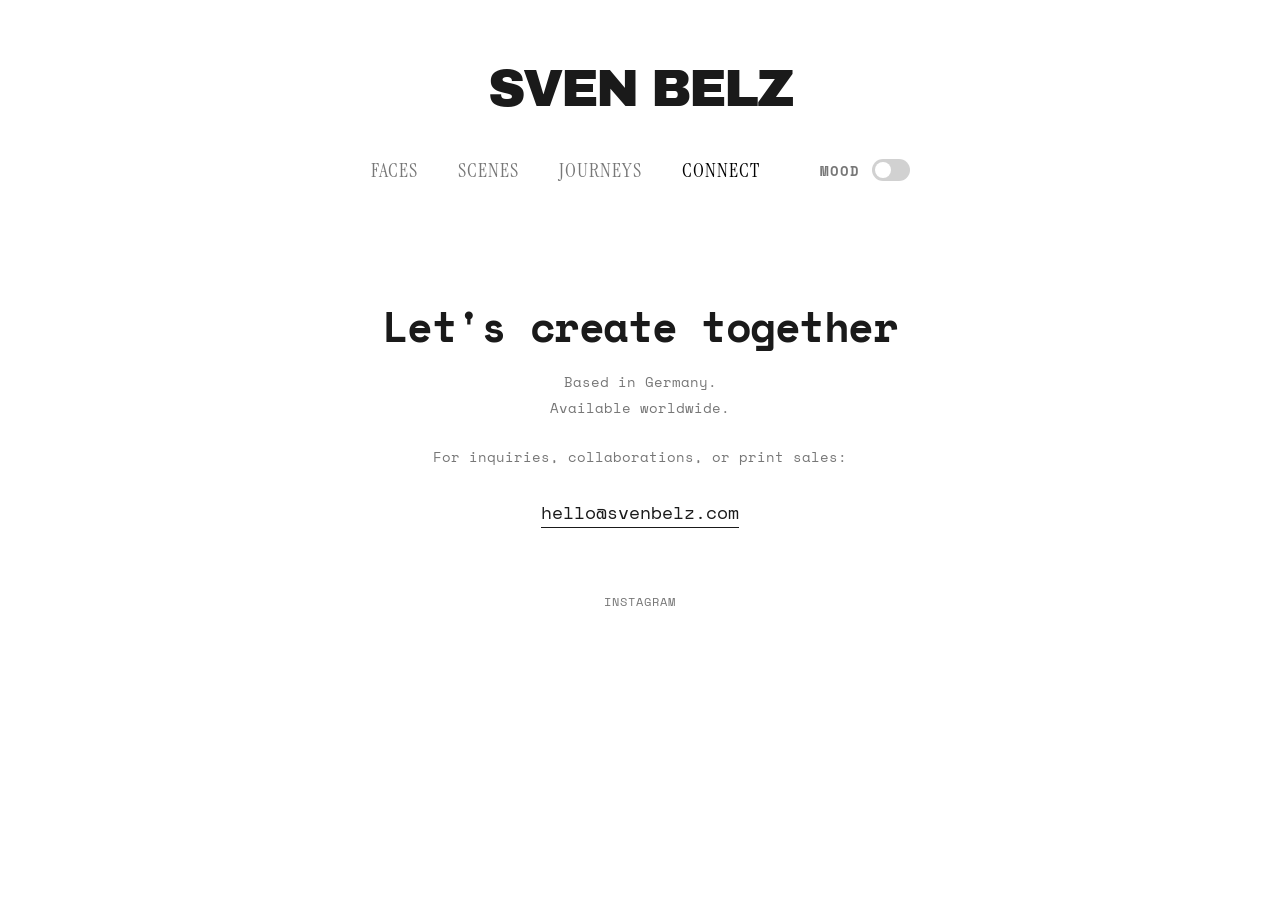
<file: connect.html>
<!DOCTYPE html>
<html lang="en">
<head>
    <meta charset="UTF-8">
    <meta name="viewport" content="width=device-width, initial-scale=1.0">
    <title>Sven Belz | Contact</title>
    <link rel="preconnect" href="https://fonts.googleapis.com">
    <link rel="preconnect" href="https://fonts.gstatic.com" crossorigin>
    <link href="https://fonts.googleapis.com/css2?family=Space+Mono:ital,wght@0,400;0,700;1,400;1,700&amp;family=Archivo+Black&amp;display=swap" rel="stylesheet">
    <link rel="stylesheet" href="assets/css/style.css">
    <script>
        const savedTheme = localStorage.getItem('theme');
        if (savedTheme) {
            document.documentElement.setAttribute('data-theme', savedTheme);
        }
    </script>
</head>
<body>
    <header class="site-header">
        <div class="header-inner">
            <a href="index.html" class="logo">SVEN BELZ</a>
            <button class="mobile-menu-btn" aria-label="Toggle Menu" aria-expanded="false" aria-controls="main-nav">
                <span class="burger-inner">
                    <span class="top-bun"></span>
                    <span class="bottom-bun"></span>
                </span>
            </button>
            <nav class="main-nav" id="main-nav">
                <a href="index.html">FACES</a>
                <a href="scenes.html">SCENES</a>
                <a href="journeys.html">JOURNEYS</a>
                <a href="connect.html" class="active">CONNECT</a>
            
                <div class="mood-toggle-wrapper">
                                <span class="mood-label">Mood</span>
                                <label class="switch">
                                    <input type="checkbox" id="theme-toggle-checkbox">
                                    <span class="slider"></span>
                                </label>
                            </div>
            </nav>
        </div>
    </header>

    <main class="contact-container">
        <div class="contact-content">
            <h2>Let's create together</h2>
            <p>Based in Germany.<br>Available worldwide.</p>
            <br>
            <p>For inquiries, collaborations, or print sales:</p>
            <a href="mailto:hello@svenbelz.com" class="email-link">hello@svenbelz.com</a>
            
            <div class="social-links">
                <a href="https://www.instagram.com/" target="_blank" rel="noopener noreferrer">Instagram</a>
            </div>
        </div>
    </main>

    <script src="assets/js/theme.js"></script>
</body>
</html>
</file>
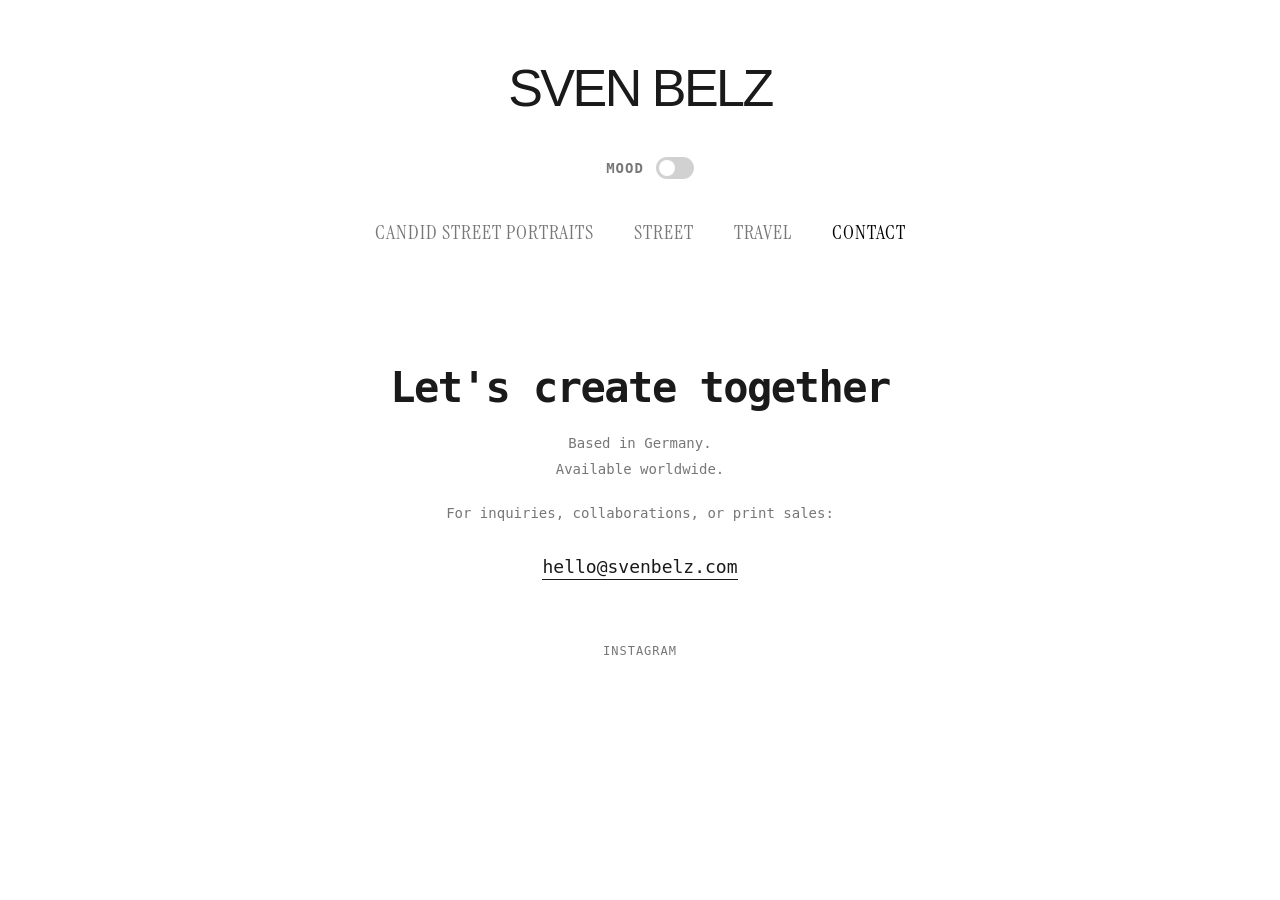
<file: contact.html>
<!DOCTYPE html>
<html lang="en">
<head>
    <meta charset="UTF-8">
    <meta name="viewport" content="width=device-width, initial-scale=1.0">
    <title>Sven Belz | Contact</title>
    <link rel="preconnect" href="https://fonts.googleapis.com">
    <link rel="preconnect" href="https://fonts.gstatic.com" crossorigin>
    <link href="https://fonts.googleapis.com/css2?family=Rubik:wght@300;400;500;700;800;900&display=swap" rel="stylesheet">
    <link rel="stylesheet" href="assets/css/style.css">
    <script>
        const savedTheme = localStorage.getItem('theme');
        if (savedTheme) {
            document.documentElement.setAttribute('data-theme', savedTheme);
        }
    </script>
</head>
<body>
    <header class="site-header">
        <div class="header-inner">
            <a href="index.html" class="logo">SVEN BELZ</a>
            <div class="mood-toggle-wrapper">
                <span class="mood-label">Mood</span>
                <label class="switch">
                    <input type="checkbox" id="theme-toggle-checkbox">
                    <span class="slider"></span>
                </label>
            </div>
            <nav class="main-nav">
                <a href="index.html">CANDID STREET PORTRAITS</a>
                <a href="street.html">STREET</a>
                <a href="travel.html">TRAVEL</a>
                <a href="contact.html" class="active">CONTACT</a>
            </nav>
        </div>
    </header>

    <main class="contact-container">
        <div class="contact-content">
            <h2>Let's create together</h2>
            <p>Based in Germany.<br>Available worldwide.</p>
            <br>
            <p>For inquiries, collaborations, or print sales:</p>
            <a href="mailto:hello@svenbelz.com" class="email-link">hello@svenbelz.com</a>
            
            <div class="social-links">
                <a href="#" target="_blank">Instagram</a>
            </div>
        </div>
    </main>

    <script src="assets/js/theme.js"></script>
</body>
</html>
</file>
<file: assets/css/style.css>
@import url('https://fonts.googleapis.com/css2?family=Instrument+Serif:ital@0;1&display=swap');

:root {
    /* Light theme defaults (similar to user browser preference default if not set) */
    --bg-color: #ffffff;
    --text-color: #1a1a1a;
    --nav-color: #777777;
    --nav-hover: #000000;
    --grid-gap: 3px;
    --header-padding: 60px 20px;
    
    /* Typography */
    --font-primary: 'Space Mono', monospace;
    --font-display: 'Archivo Black', sans-serif;
}

[data-theme="dark"] {
    --bg-color: #121212;
    --text-color: #e0e0e0;
    --nav-color: #888888;
    --nav-hover: #ffffff;
}

/* Fallback: if no data-theme is set on root, use prefers-color-scheme */
@media (prefers-color-scheme: dark) {
    :root:not([data-theme="light"]) {
        --bg-color: #121212;
        --text-color: #e0e0e0;
        --nav-color: #888888;
        --nav-hover: #ffffff;
    }
}

* { 
    margin: 0; 
    padding: 0; 
    box-sizing: border-box; 
}

html, body {
    background-color: var(--bg-color);
}
body {
    color: var(--text-color);
    font-family: var(--font-primary);
    transition: background-color 0.4s ease, color 0.4s ease;
    -webkit-font-smoothing: antialiased;
    -moz-osx-font-smoothing: grayscale;
}

a { 
    text-decoration: none; 
    color: inherit; 
}

/* HEADER & NAVIGATION */
.site-header {
    background-color: var(--bg-color);
    padding: var(--header-padding);
    transition: background-color 0.4s ease;
}

.header-inner {
    max-width: 1200px;
    margin: 0 auto;
    display: flex;
    flex-direction: column;
    align-items: center;
    position: relative;
    gap: 40px;
}

.logo {
    font-family: var(--font-display);
    font-size: 52px;
    font-weight: 400;
    letter-spacing: -2.5px;
    line-height: 1.1;
    text-transform: uppercase;
}

.main-nav {
    display: flex;
    gap: 40px;
    flex-wrap: wrap;
    justify-content: center;
    align-items: center;
}

.main-nav a {
    font-family: 'Instrument Serif', serif;
    font-size: 20px;
    letter-spacing: 1px;
    color: var(--nav-color);
    text-transform: uppercase;
    font-weight: 400;
    transition: color 0.3s ease;
    position: relative;
}

.main-nav a:hover, .main-nav a.active {
    color: var(--nav-hover);
}



/* MOOD TOGGLE */
.mood-toggle-wrapper {
    display: flex;
    align-items: center;
    gap: 12px;
    margin-left: 20px;
}

.mood-label {
    font-size: 14px;
    letter-spacing: 1px;
    text-transform: uppercase;
    font-weight: 700;
    color: var(--nav-color);
}

.switch {
    position: relative;
    border: none;
    outline: none;
    display: inline-block;
    width: 38px;
    height: 22px;
}

.switch input { 
    opacity: 0;
    width: 0;
    height: 0;
}

.slider {
    position: absolute;
    cursor: pointer;
    top: 0;
    left: 0;
    right: 0;
    bottom: 0;
    background-color: #d1d1d1;
    transition: .4s;
    border-radius: 22px;
}

[data-theme="dark"] .slider {
    background-color: #555;
}

.slider:before {
    position: absolute;
    content: "";
    height: 16px;
    width: 16px;
    left: 3px;
    bottom: 3px;
    background-color: white;
    transition: .4s;
    border-radius: 50%;
}

input:checked + .slider {
    background-color: #333;
}

[data-theme="dark"] input:checked + .slider {
    background-color: #e0e0e0;
}

[data-theme="dark"] .slider:before {
    background-color: #121212;
}

input:checked + .slider:before {
    transform: translateX(16px);
}

/* SQUARES-PACE STYLE MASONRY GALLERY */
.gallery-container {
    max-width: 1800px;
    margin: 0 auto;
    padding: 0 2vw 100px;
}

.masonry-gallery {
    column-count: 3;
    column-gap: 2vw;
}

.grid-item {
    break-inside: avoid;
    margin-bottom: 2vw;
    position: relative;
    overflow: hidden;
    background-color: #f9f9f9;
}

[data-theme="dark"] .grid-item {
    background-color: #1a1a1a;
}

.grid-item picture, 
.grid-item img {
    width: 100%;
    display: block;
    height: auto;
}

.grid-item img {
    transition: opacity 0.4s ease, filter 0.4s ease;
}

.grid-item:hover img {
    opacity: 0.9;
    filter: brightness(0.95);
}/* CONTACT PAGE */
.contact-container {
    max-width: 800px;
    margin: 0 auto;
    padding: 60px 20px 100px;
    text-align: center;
}

.contact-content h2 {
    font-size: 42px;
    font-weight: 900;
    margin-bottom: 20px;
    letter-spacing: -1.5px;
    line-height: 1.1;
}

.contact-content p {
    color: var(--nav-color);
    font-size: 14px;
    line-height: 1.8;
}

.email-link {
    display: inline-block;
    margin-top: 30px;
    font-size: 18px;
    font-weight: 500;
    color: var(--text-color);
    border-bottom: 1px solid var(--text-color);
    padding-bottom: 2px;
}

.social-links {
    margin-top: 60px;
}

.social-links a {
    font-size: 12px;
    letter-spacing: 1px;
    text-transform: uppercase;
    color: var(--nav-color);
}
.social-links a:hover {
    color: var(--nav-hover);
}


/* RESPONSIVE */
@media (max-width: 900px) {
    .masonry-gallery {
        column-count: 2;
    }
    .grid-item:nth-child(3n+1) { grid-column: span 12 !important; aspect-ratio: 16/9 !important; }
}

@media (max-width: 768px) {
    .masonry-gallery {
        column-count: 2;
        column-gap: 3vw;
    }
    .grid-item {
        margin-bottom: 3vw;
    }
}

/* MOBILE MENU BURGER (SQUARESPACE STYLE 2-LINES) */
.mobile-menu-btn {
    display: none !important;
}

.mobile-menu-btn:focus-visible {
    outline: 2px solid var(--text-color);
    outline-offset: 3px;
}

@media (max-width: 768px) {
    .header-inner {
        flex-direction: row;
        justify-content: space-between; /* Spread elements */
        align-items: center;
        padding-top: 10px;
        gap: 0;
    }
    
    .logo {
        font-size: 36px;
        letter-spacing: -2px;
        z-index: 1002;
        margin-top: 5px;
        position: relative; /* ensure it stays above menu */
    }
    
    .mobile-menu-btn {
        display: block !important;
        background: transparent;
        border: none !important;
        outline: none !important;
        -webkit-tap-highlight-color: transparent;
        cursor: pointer;
        padding: 10px;
        margin-left: -10px; /* Offset padding */
        z-index: 1002;
        position: relative;
    }
    
    /* The Burger Container */
    .burger-inner {
        position: relative;
        display: block;
        width: 26px;
        height: 16px; /* distance between lines */
    }

    /* The Lines */
    .top-bun, .bottom-bun {
        position: absolute;
        left: 0;
        width: 100%;
        height: 1.5px; /* Extremely thin lines like squarespace */
        background-color: var(--text-color);
        transition: transform 0.4s cubic-bezier(0.165, 0.84, 0.44, 1), opacity 0.4s ease;
        transform-origin: center;
        border: none !important;
        outline: none !important;
    }

    .top-bun {
        top: 0;
    }

    .bottom-bun {
        bottom: 0;
    }
    
    /* Active State (X) */
    .mobile-menu-btn.active .top-bun {
        transform: translateY(7.25px) rotate(45deg);
    }
    
    .mobile-menu-btn.active .bottom-bun {
        transform: translateY(-7.25px) rotate(-45deg);
    }
    
    /* Adjust right side (toggle) */
    .mood-toggle-wrapper {
        margin-top: 20px;
        margin-left: 0;
    }
    
    .mood-label {
        display: block;
        color: var(--text-color);
        font-size: 18px;
    }
    
    /* Fullscreen Overlay */
    .main-nav {
        position: fixed;
        top: 0;
        left: 0;
        right: 0;
        bottom: 0;
        width: 100%;
        height: 100%; /* Better for mobile browsers than 100vh */
        background-color: var(--bg-color);
        display: flex;
        flex-direction: column;
        justify-content: center;
        align-items: center;
        gap: 40px;
        padding-top: 80px; /* Optically offsets the large logo at the top */
        padding-bottom: 20px;
        box-sizing: border-box;
        flex-wrap: nowrap;
        
        opacity: 0;
        visibility: hidden; /* Prevent focus when closed */
        transform: translateY(-10px); /* Smooth slight drop */
        transition: opacity 0.5s cubic-bezier(0.165, 0.84, 0.44, 1), transform 0.5s cubic-bezier(0.165, 0.84, 0.44, 1), visibility 0.5s;
        z-index: 1001; /* Behind header elements, above everything else */
        border: none !important;
        outline: none !important;
    }
    
    .main-nav.active {
        opacity: 1;
        visibility: visible;
        transform: translateY(0);
        pointer-events: all;
    }
    
    .main-nav a {
        font-size: 24px;
        letter-spacing: 2px;
        color: var(--text-color);
    }
    
    /* Body lock when menu open */
    body.menu-open {
        overflow: hidden;
    }
}

/* Custom Cursor */
@media (max-width: 768px) {
    .custom-cursor {
        display: none !important;
    }
}
/* Custom Cursor */
.custom-cursor {
    position: fixed;
    top: 0;
    left: 0;
    width: 20px;
    height: 20px;
    background-color: var(--text-color);
    border-radius: 50%;
    pointer-events: none;
    transform: translate(-50%, -50%) scale(0);
    transition: transform 0.15s ease-out;
    mix-blend-mode: difference;
    z-index: 9999;
}
body.hovering-img .custom-cursor {
    transform: translate(-50%, -50%) scale(1);
}
.grid-item img {
    cursor: none;
}
</file>
